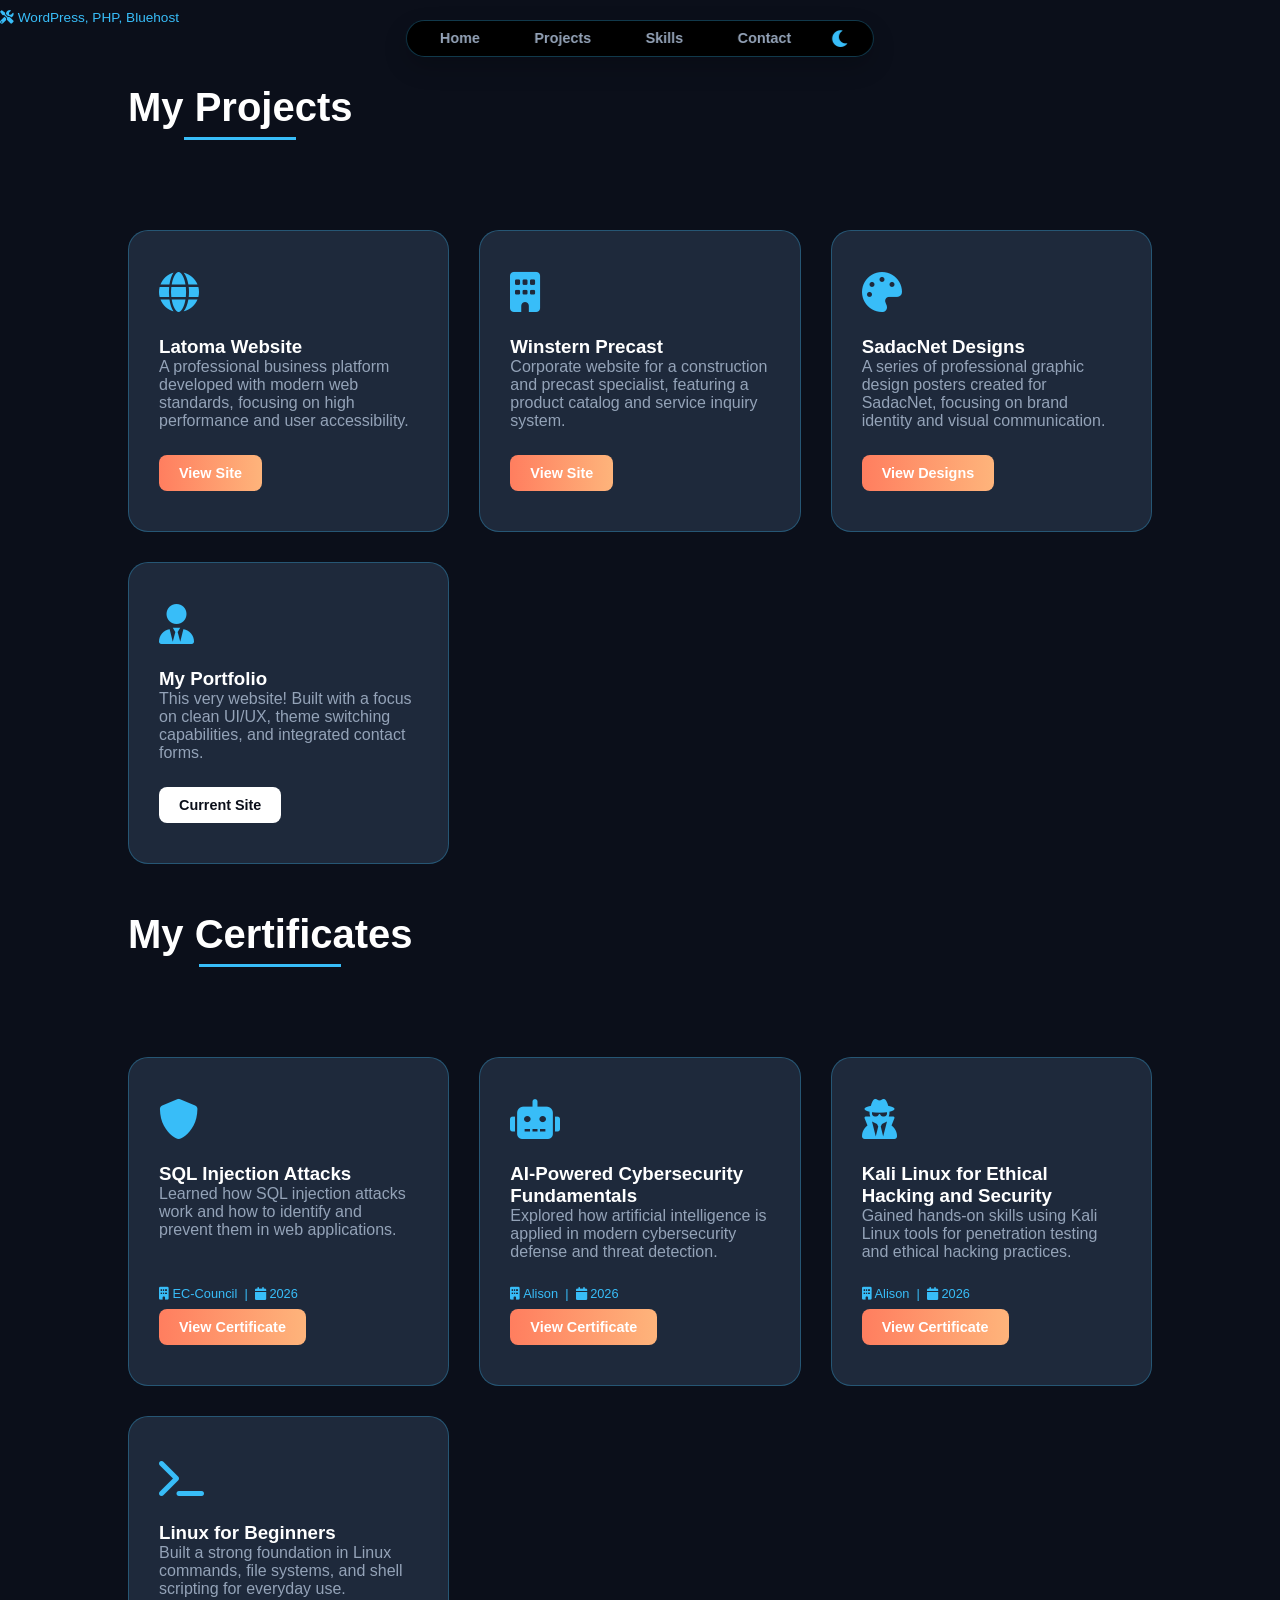
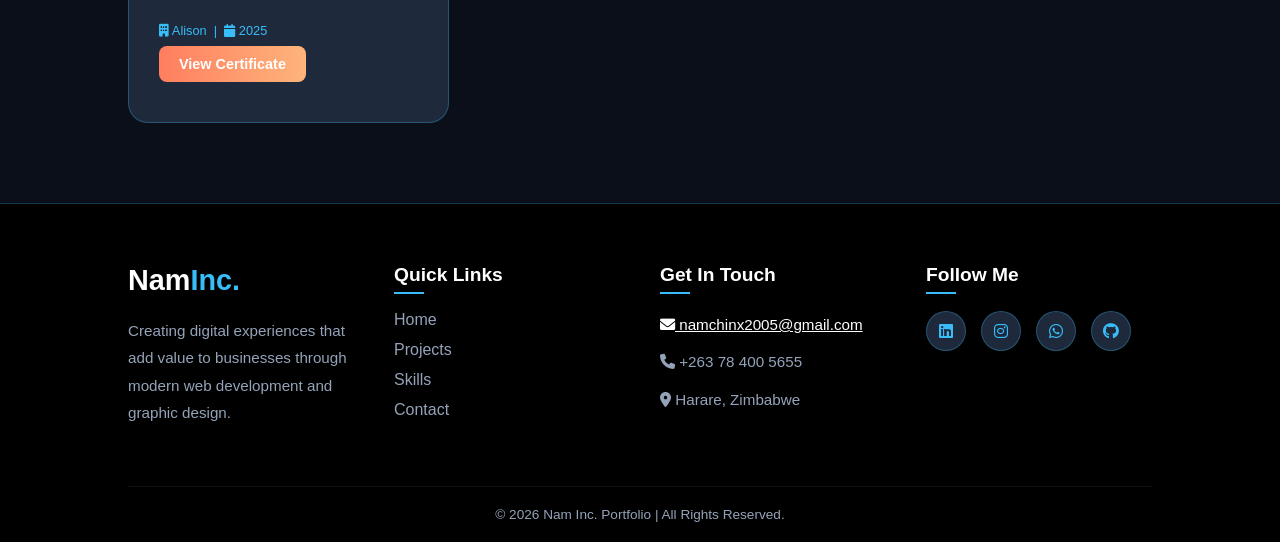
<file: projects.html>
<!DOCTYPE html>
<html lang="en">
<head>
    <meta charset="UTF-8">
    <meta name="viewport" content="width=device-width, initial-scale=1.0">
    <title>Projects | Nam Inc.</title>
    <link rel="stylesheet" href="https://cdnjs.cloudflare.com/ajax/libs/font-awesome/6.0.0/css/all.min.css">
    <link rel="stylesheet" href="style.css">
     <link rel="icon" type="image/png" href="machine-learning-3d-illustration-png.png">
</head>
<body>

        <nav class="capsule-nav">
    <div class="nav-container">
        <button id="hamburger" aria-label="Menu">
            <span></span><span></span><span></span>
        </button>
        <div id="nav-links">
            <a href="index.html" class="nav-item">Home</a>
            <a href="projects.html" class="nav-item">Projects</a>
            <a href="skills.html" class="nav-item">Skills</a>
            <a href="contact.html" class="nav-item">Contact</a>
        </div>
        <button id="theme-toggle" class="theme-btn">
            <i class="fas fa-moon"></i>
        </button>
    </div>
</nav>
<p style="margin-top: 10px; font-size: 0.85rem; color: var(--accent-color);">
    <i class="fas fa-tools"></i> WordPress, PHP, Bluehost
</p>

    <main class="page-container">
        <h2 class="section-title">My Projects</h2>
        
        <div class="projects-grid">
            <div class="service-card">
                <div class="service-icon"><i class="fas fa-globe"></i></div>
                <h3>Latoma Website</h3>
                <p>A professional business platform developed with modern web standards, focusing on high performance and user accessibility.</p>
                <div class="project-footer">
                    <a href="https://www.latomaelectric.co.zw/" target="_blank" class="btn-gradient">View Site</a>
                </div>
            </div>

            <div class="service-card">
                <div class="service-icon"><i class="fas fa-building"></i></div>
                <h3>Winstern Precast</h3>
                <p>Corporate website for a construction and precast specialist, featuring a product catalog and service inquiry system.</p>
                <div class="project-footer">
                    <a href="https://www.winstenprecast.co.zw/" target="_blank" class="btn-gradient">View Site</a>
                </div>
            </div>

            <div class="service-card">
    <div class="service-icon"><i class="fas fa-palette"></i></div>
    <h3>SadacNet Designs</h3>
    <p>A series of professional graphic design posters created for SadacNet, focusing on brand identity and visual communication.</p>
    <div class="project-footer">
        <a href="https://www.instagram.com/sadacnet_zimbabwe/" target="_blank" class="btn-gradient">View Designs</a>
    </div>


            </div>

            <div class="service-card">
                <div class="service-icon"><i class="fas fa-user-tie"></i></div>
                <h3>My Portfolio</h3>
                <p>This very website! Built with a focus on clean UI/UX, theme switching capabilities, and integrated contact forms.</p>
                <div class="project-footer">
                    <a href="#" class="btn-outline">Current Site</a>
                </div>
            </div>
        </div>
  <!-- Certificates Section -->
<h2 class="section-title" style="margin-top: 3rem;">My Certificates</h2>

<div class="projects-grid">

    <div class="service-card" style="display:flex; flex-direction:column;">
        <div class="service-icon"><i class="fas fa-shield-alt"></i></div>
        <h3>SQL Injection Attacks</h3>
        <p>Learned how SQL injection attacks work and how to identify and prevent them in web applications.</p>
        <div class="project-footer" style="margin-top:auto; display:flex; flex-direction:column; gap:0.5rem;">
            <span style="font-size: 0.8rem; color: var(--accent-color);">
                <i class="fas fa-building"></i> EC-Council &nbsp;|&nbsp;
                <i class="fas fa-calendar"></i> 2026
            </span>
            <a href="https://learn.eccouncil.org/certificate/f9c4d803-3b36-418a-b430-3f10cc29e0fb?logged=true"  target="_blank" class="btn-gradient" style="align-self: flex-start;">View Certificate</a>
        </div>
    </div>

    <div class="service-card" style="display:flex; flex-direction:column;">
        <div class="service-icon"><i class="fas fa-robot"></i></div>
        <h3>AI-Powered Cybersecurity Fundamentals</h3>
        <p>Explored how artificial intelligence is applied in modern cybersecurity defense and threat detection.</p>
        <div class="project-footer" style="margin-top:auto; display:flex; flex-direction:column; gap:0.5rem;">
            <span style="font-size: 0.8rem; color: var(--accent-color);">
                <i class="fas fa-building"></i> Alison &nbsp;|&nbsp;
                <i class="fas fa-calendar"></i> 2026
            </span>
            <a href="https://alison.com/shop?courseId=7295&score=96"  target="_blank" class="btn-gradient" style="align-self: flex-start;">View Certificate</a>
        </div>
    </div>

    <div class="service-card" style="display:flex; flex-direction:column;">
        <div class="service-icon"><i class="fas fa-user-secret"></i></div>
        <h3>Kali Linux for Ethical Hacking and Security</h3>
        <p>Gained hands-on skills using Kali Linux tools for penetration testing and ethical hacking practices.</p>
        <div class="project-footer" style="margin-top:auto; display:flex; flex-direction:column; gap:0.5rem;">
            <span style="font-size: 0.8rem; color: var(--accent-color);">
                <i class="fas fa-building"></i> Alison &nbsp;|&nbsp;
                <i class="fas fa-calendar"></i> 2026
            </span>
            <a href="https://alison.com/shop?courseId=7828&score=92"  target="_blank" class="btn-gradient" style="align-self: flex-start;">View Certificate</a>
        </div>
    </div>

    <div class="service-card" style="display:flex; flex-direction:column;">
        <div class="service-icon"><i class="fas fa-terminal"></i></div>
        <h3>Linux for Beginners</h3>
        <p>Built a strong foundation in Linux commands, file systems, and shell scripting for everyday use.</p>
        <div class="project-footer" style="margin-top:auto; display:flex; flex-direction:column; gap:0.5rem;">
            <span style="font-size: 0.8rem; color: var(--accent-color);">
                <i class="fas fa-building"></i> Alison &nbsp;|&nbsp;
                <i class="fas fa-calendar"></i> 2025
            </span>
            <a href="https://alison.com/shop?courseId=3573&score=80"  target="_blank" class="btn-gradient" style="align-self: flex-start;">View Certificate</a>
        </div>
    </div>

</div>
    </main>

   <footer class="main-footer">
    <div class="footer-container">
        <div class="footer-col">
            <h3 class="footer-logo">Nam<span>Inc.</span></h3>
            <p>Creating digital experiences that add value to businesses through modern web development and graphic design.</p>
        </div>

        <div class="footer-col">
            <h4>Quick Links</h4>
            <ul>
                <li><a href="index.html">Home</a></li>
                <li><a href="projects.html">Projects</a></li>
                <li><a href="skills.html">Skills</a></li>
                <li><a href="contact.html">Contact</a></li>
            </ul>
        </div>
        

        <div class="footer-col">
            <h4>Get In Touch</h4>
            <p><a href="https://mail.google.com/mail/u/0/#inbox" target="_blank" aria-label="Email">
                <i class="fas fa-envelope"></i> namchinx2005@gmail.com
            </a></p>
            <p><i class="fas fa-phone"></i> +263 78 400 5655</p>
            <p><i class="fas fa-map-marker-alt"></i> Harare, Zimbabwe</p>
        </div>
        

        <div class="footer-col">
            <h4>Follow Me</h4>
            <div class="footer-socials">
                <a href="https://www.linkedin.com/in/nam-chingaira-3a979334a/" target="_blank" aria-label="LinkedIn">
                    <i class="fab fa-linkedin"></i>
                </a>
                <a href="https://www.instagram.com/chao_toi_la/" target="_blank" aria-label="Instagram">
                    <i class="fab fa-instagram"></i>
                </a>
                <a href="https://wa.me/263784005655" target="_blank" aria-label="WhatsApp">
                    <i class="fab fa-whatsapp"></i>
                </a>
                <a href="https://github.com/dashboard" target="_blank" aria-label="GitHub">
                 <i class="fab fa-github"></i>
                </a>
            </div>
        </div>
    </div>

    <div class="footer-bottom">
        <p>&copy; 2026 Nam Inc. Portfolio | All Rights Reserved.</p>
    </div>
</footer>
<script src="script.js"></script>
</body>
</html>
</file>
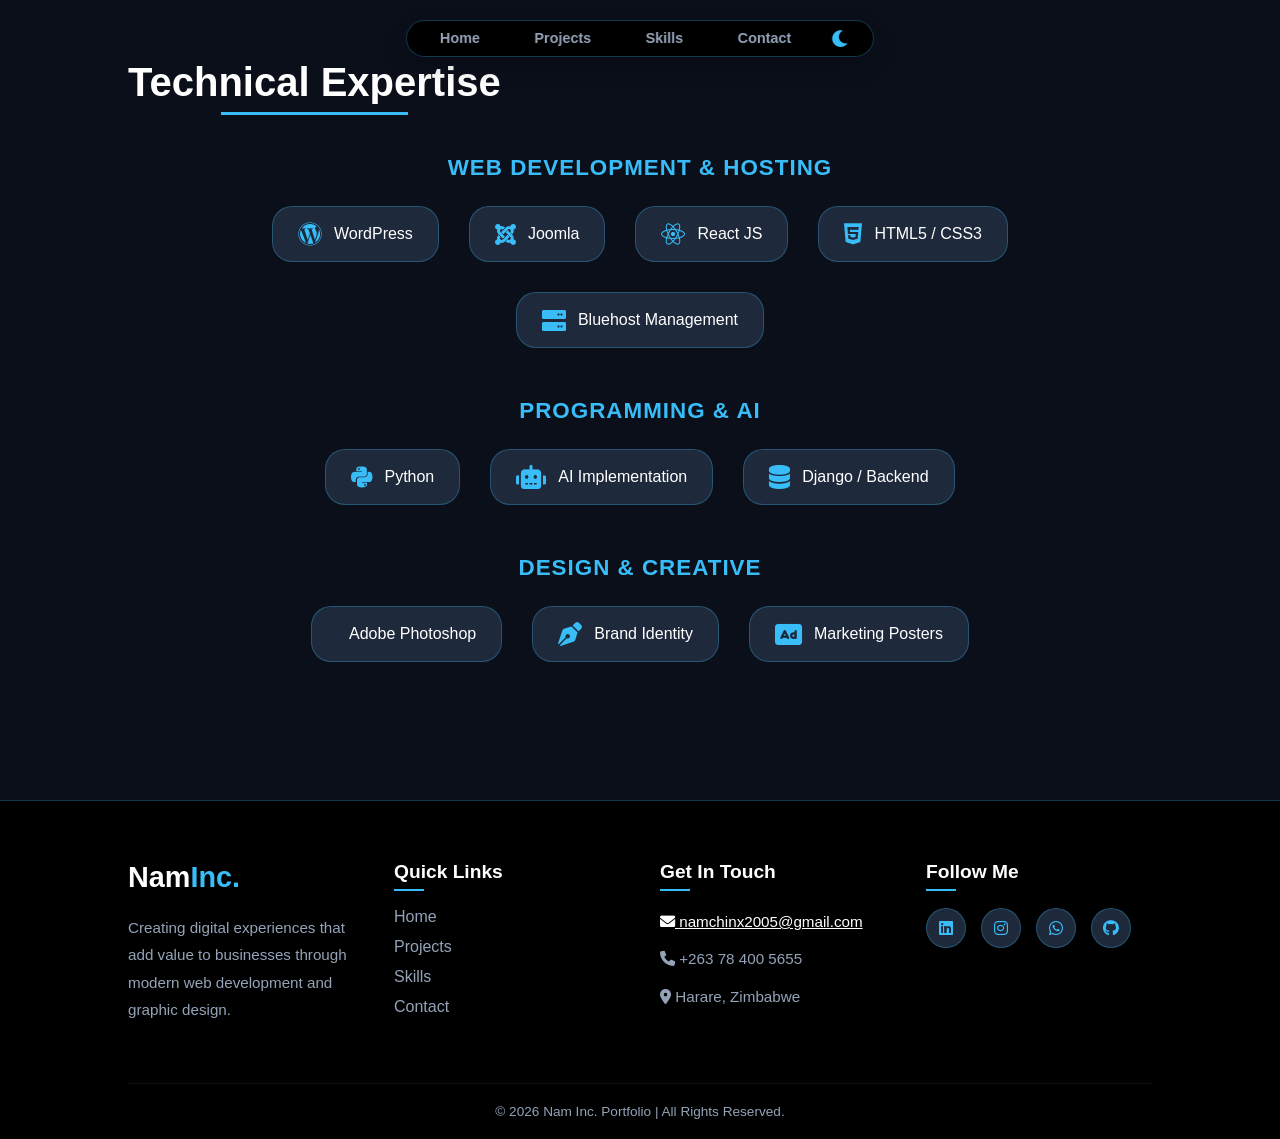
<file: skills.html>
<!DOCTYPE html>
<html lang="en">
<head>
    <meta charset="UTF-8">
    <meta name="viewport" content="width=device-width, initial-scale=1.0">
    <title>Skills</title>
    <link rel="stylesheet" href="https://cdnjs.cloudflare.com/ajax/libs/font-awesome/6.0.0/css/all.min.css">
    <link rel="stylesheet" href="style.css">
    <link rel="icon" type="image/png" href="machine-learning-3d-illustration-png.png"> 
</head>
<body>
  <nav class="capsule-nav">
    <div class="nav-container">
        <button id="hamburger" aria-label="Menu">
            <span></span><span></span><span></span>
        </button>
        <div id="nav-links">
            <a href="index.html" class="nav-item">Home</a>
            <a href="projects.html" class="nav-item">Projects</a>
            <a href="skills.html" class="nav-item">Skills</a>
            <a href="contact.html" class="nav-item">Contact</a>
        </div>
        <button id="theme-toggle" class="theme-btn">
            <i class="fas fa-moon"></i>
        </button>
    </div>
</nav>
    <main class="page-container">
    <h2 class="section-title">Technical Expertise</h2>
    
    <div class="skill-category">
        <h3>Web Development & Hosting</h3>
        <div class="tech-container">
            <div class="tech-badge">
                <i class="fab fa-wordpress"></i>
                <span>WordPress</span>
            </div>
            <div class="tech-badge">
                <i class="fab fa-joomla"></i>
                <span>Joomla</span>
            </div>
            <div class="tech-badge">
                <i class="fab fa-react"></i>
                <span>React JS</span>
            </div>
            <div class="tech-badge">
                <i class="fab fa-html5"></i>
                <span>HTML5 / CSS3</span>
            </div>
            <div class="tech-badge">
                <i class="fas fa-server"></i>
                <span>Bluehost Management</span>
            </div>
        </div>
    </div>

    <div class="skill-category" style="margin-top: 50px;">
        <h3>Programming & AI</h3>
        <div class="tech-container">
            <div class="tech-badge">
                <i class="fab fa-python"></i>
                <span>Python</span>
            </div>
            <div class="tech-badge">
                <i class="fas fa-robot"></i>
                <span>AI Implementation</span>
            </div>
            <div class="tech-badge">
                <i class="fas fa-database"></i>
                <span>Django / Backend</span>
            </div>
        </div>
    </div>

    <div class="skill-category" style="margin-top: 50px;">
        <h3>Design & Creative</h3>
        <div class="tech-container">
            <div class="tech-badge">
                <i class="fab fa-photoshop"></i>
                <span>Adobe Photoshop</span>
            </div>
            <div class="tech-badge">
                <i class="fas fa-pen-nib"></i>
                <span>Brand Identity</span>
            </div>
            <div class="tech-badge">
                <i class="fas fa-ad"></i>
                <span>Marketing Posters</span>
            </div>
        </div>
    </div>
</main>
   <footer class="main-footer">
    <div class="footer-container">
        <div class="footer-col">
            <h3 class="footer-logo">Nam<span>Inc.</span></h3>
            <p>Creating digital experiences that add value to businesses through modern web development and graphic design.</p>
        </div>

        <div class="footer-col">
            <h4>Quick Links</h4>
            <ul>
                <li><a href="index.html">Home</a></li>
                <li><a href="projects.html">Projects</a></li>
                <li><a href="skills.html">Skills</a></li>
                <li><a href="contact.html">Contact</a></li>
            </ul>
        </div>

        <div class="footer-col">
            <h4>Get In Touch</h4>
            <p><a href="https://mail.google.com/mail/u/0/#inbox" target="_blank" aria-label="Email">
                <i class="fas fa-envelope"></i> namchinx2005@gmail.com
            </a></p>
            <p><i class="fas fa-phone"></i> +263 78 400 5655</p>
            <p><i class="fas fa-map-marker-alt"></i> Harare, Zimbabwe</p>
        </div>

        <div class="footer-col">
            <h4>Follow Me</h4>
            <div class="footer-socials">
                <a href="https://www.linkedin.com/in/nam-chingaira-3a979334a/" target="_blank" aria-label="LinkedIn">
                    <i class="fab fa-linkedin"></i>
                </a>
                <a href="https://www.instagram.com/chao_toi_la/" target="_blank" aria-label="Instagram">
                    <i class="fab fa-instagram"></i>
                </a>
                <a href="https://wa.me/263784005655" target="_blank" aria-label="WhatsApp">
                    <i class="fab fa-whatsapp"></i>
                </a>
                <a href="https://github.com/dashboard" target="_blank" aria-label="GitHub">
                 <i class="fab fa-github"></i>
                </a>
            </div>
        </div>
    </div>

    <div class="footer-bottom">
        <p>&copy; 2026 Nam Inc. Portfolio | All Rights Reserved.</p>
    </div>
</footer>

<script src="script.js"></script>
</body>
</html>
</file>
<file: style.css>
/* ============================================
   1. THEME VARIABLES
   ============================================ */
:root {
    --bg-color: #0b0f1a;
    --nav-bg: #000000;
    --text-main: #ffffff;
    --text-dim: #94a3b8;
    --accent-color: #38bdf8;
    --card-bg: #1e293b;
    --nav-border: rgba(56, 189, 248, 0.3);
    --transition-speed: 0.3s;
    --nav-height: 56px;
}

body.light-mode {
    --bg-color: #f8fafc;
    --nav-bg: #ffffff;
    --text-main: #0f172a;
    --text-dim: #475569;
    --accent-color: #0284c7;
    --card-bg: #ffffff;
    --nav-border: rgba(2, 132, 199, 0.2);
}

/* ============================================
   2. GLOBAL RESET
   ============================================ */
* {
    margin: 0;
    padding: 0;
    box-sizing: border-box;
    font-family: 'Segoe UI', Tahoma, Geneva, Verdana, sans-serif;
}

body {
    background-color: var(--bg-color);
    color: var(--text-main);
    transition: background-color var(--transition-speed), color var(--transition-speed);
    overflow-x: hidden;
}

h1, h2, h3, p, span, a {
    color: var(--text-main);
}

/* ============================================
   3. CAPSULE NAVIGATION
   ============================================ */
.capsule-nav {
    position: fixed;
    top: 20px;
    left: 50%;
    transform: translateX(-50%);
    z-index: 1000;
}

.nav-container {
    display: flex;
    background-color: var(--nav-bg);
    padding: 8px;
    border-radius: 50px;
    border: 1px solid var(--nav-border);
    box-shadow: 0 10px 25px rgba(0, 0, 0, 0.2);
    backdrop-filter: blur(10px);
    transition: background-color var(--transition-speed), border var(--transition-speed);
}

.nav-item {
    text-decoration: none;
    color: var(--text-dim) !important;
    padding: 10px 25px;
    font-size: 0.9rem;
    font-weight: 600;
    border-radius: 40px;
    transition: all var(--transition-speed);
}

.nav-item:hover {
    color: var(--accent-color) !important;
}

.nav-item.active {
    background: linear-gradient(90deg, #38bdf8, #818cf8);
    color: #ffffff !important;
    box-shadow: 0 4px 15px rgba(56, 189, 248, 0.4);
}

.theme-btn {
    background: none;
    border: none;
    color: var(--accent-color);
    font-size: 1.2rem;
    cursor: pointer;
    padding: 0 15px;
    display: flex;
    align-items: center;
    transition: transform 0.2s;
}

/* ============================================
   4. HERO SECTION
   ============================================ */
.hero {
    display: flex;
    justify-content: space-between;
    align-items: center;
    min-height: auto;
    padding: 60px 10% 60px 10%;
    gap: 40px;
}

.intro-text { font-size: 1.8rem; font-weight: 500; }
.name { font-weight: 700; color: var(--text-main); }
.job-title { font-size: 3.5rem; color: var(--accent-color); margin: 15px 0; }
.hero-description { color: var(--text-dim); line-height: 1.7; max-width: 550px; margin-bottom: 35px; }

.hero-btns { display: flex; gap: 20px; margin-bottom: 40px; }

.btn-gradient {
    background: linear-gradient(90deg, #ff7e5f, #feb47b);
    color: white !important;
    padding: 14px 28px;
    border-radius: 8px;
    text-decoration: none;
    font-weight: 600;
}

.btn-outline {
    background: var(--text-main);
    color: var(--bg-color) !important;
    padding: 14px 28px;
    border-radius: 8px;
    text-decoration: none;
    font-weight: 600;
}

.social-links a { color: var(--text-dim); font-size: 1.3rem; transition: 0.3s; }
.social-links a:hover { color: var(--accent-color); }

.profile-img {
    width: 380px;
    height: 380px;
    border-radius: 50%;
    object-fit: cover;
    border: 8px solid var(--nav-border);
}

/* ============================================
   5. SERVICES & TECH SECTIONS
   ============================================ */
.services, .technologies {
    padding: 80px 10%;
    text-align: center;
}

.section-title {
    font-size: 2.5rem;
    margin-bottom: 50px;
    position: relative;
    display: inline-block;
}

.section-title::after {
    content: '';
    width: 50%;
    height: 3px;
    background: var(--accent-color);
    position: absolute;
    bottom: -10px;
    left: 25%;
}

.services-container, .tech-container {
    display: flex;
    justify-content: center;
    gap: 30px;
    flex-wrap: wrap;
}

.service-card, .tech-badge {
    background-color: var(--card-bg);
    border-radius: 20px;
    border: 1px solid var(--nav-border);
    transition: all 0.3s ease;
}

.service-card {
    padding: 40px 30px;
    flex: 1;
    min-width: 300px;
    max-width: 500px;
    display: flex;
    flex-direction: column;
}

.service-card p { color: var(--text-dim); }
.service-icon { font-size: 2.5rem; color: var(--accent-color); margin-bottom: 20px; }

.tech-badge {
    padding: 15px 25px;
    display: flex;
    align-items: center;
    gap: 12px;
}

.tech-badge i { font-size: 1.5rem; color: var(--accent-color); }

/* ============================================
   6. PROJECTS GRID
   ============================================ */
.projects-grid {
    display: grid;
    grid-template-columns: repeat(auto-fit, minmax(320px, 1fr));
    gap: 30px;
    margin-top: 50px;
}

.project-footer {
    margin-top: auto;
    padding-top: 25px;
    display: flex;
    justify-content: flex-start;
}

.badge {
    background: var(--accent-color);
    color: white;
    padding: 5px 15px;
    border-radius: 20px;
    font-size: 0.8rem;
    font-weight: 600;
}

.project-footer .btn-gradient,
.project-footer .btn-outline {
    padding: 10px 20px;
    font-size: 0.9rem;
}

/* ============================================
   7. SKILLS SECTION
   ============================================ */
.skill-category h3 {
    color: var(--accent-color);
    margin-bottom: 25px;
    font-size: 1.4rem;
    text-align: center;
    text-transform: uppercase;
    letter-spacing: 1px;
}

.tech-container {
    justify-content: center;
    max-width: 1000px;
    margin: 0 auto;
}

/* ============================================
   8. ABOUT SECTION
   ============================================ */
.about-section {
    padding: 80px 10%;
    background-color: var(--card-bg);
}

.about-container {
    display: flex;
    gap: 60px;
    align-items: center;
    flex-wrap: wrap;
}

.about-text {
    flex: 1;
    min-width: 280px;
}

.about-text p {
    color: var(--text-dim);
    line-height: 1.8;
}

/* ============================================
   9. COUNTERS
   ============================================ */
.counters-container {
    display: flex;
    gap: 30px;
    flex-wrap: wrap;
    justify-content: center;
}

.counter-card {
    background: var(--bg-color);
    border: 1px solid var(--nav-border);
    border-radius: 16px;
    padding: 30px 40px;
    text-align: center;
    min-width: 140px;
}

.counter {
    font-size: 2.8rem;
    font-weight: 700;
    color: var(--accent-color);
    display: block;
}

.counter-card p {
    color: var(--text-dim);
    font-size: 0.9rem;
    margin-top: 8px;
}

/* ============================================
   10. CONTACT FORM
   ============================================ */
#contact-form input,
#contact-form textarea {
    color: var(--text-main) !important;
    background-color: var(--bg-color);
    border: 1px solid var(--nav-border);
    padding: 15px;
    font-size: 1rem;
    outline: none;
    transition: border-color 0.3s ease;
}

#contact-form input:focus,
#contact-form textarea:focus {
    border-color: var(--accent-color);
    box-shadow: 0 0 10px rgba(56, 189, 248, 0.1);
}

#contact-form input::placeholder,
#contact-form textarea::placeholder {
    color: var(--text-dim);
    opacity: 0.7;
}

/* ============================================
   11. PAGE CONTAINER (inner pages)
   ============================================ */
.page-container {
    padding-top: 60px;
    min-height: 80vh;
    padding-inline: 10%;
}

/* ============================================
   12. FOOTER
   ============================================ */
.main-footer {
    background-color: var(--nav-bg);
    padding: 60px 10% 20px 10%;
    margin-top: 80px;
    border-top: 1px solid var(--nav-border);
    transition: background-color var(--transition-speed);
}

.footer-container {
    display: flex;
    justify-content: space-between;
    flex-wrap: wrap;
    gap: 40px;
}

.footer-col {
    flex: 1;
    min-width: 200px;
}

.footer-logo {
    font-size: 1.8rem;
    margin-bottom: 20px;
}

.footer-logo span {
    color: var(--accent-color);
}

.footer-col h4 {
    color: var(--text-main);
    margin-bottom: 25px;
    font-size: 1.2rem;
    position: relative;
}

.footer-col h4::after {
    content: '';
    width: 30px;
    height: 2px;
    background: var(--accent-color);
    position: absolute;
    bottom: -8px;
    left: 0;
}

.footer-col p {
    color: var(--text-dim);
    line-height: 1.8;
    margin-bottom: 10px;
    font-size: 0.95rem;
}

.footer-col ul { list-style: none; }
.footer-col ul li { margin-bottom: 12px; }

.footer-col ul li a {
    text-decoration: none;
    color: var(--text-dim);
    transition: var(--transition-speed);
}

.footer-col ul li a:hover {
    color: var(--accent-color);
    padding-left: 5px;
}

.footer-socials {
    display: flex;
    gap: 15px;
    margin-top: 10px;
}

.footer-socials a {
    width: 40px;
    height: 40px;
    background: var(--card-bg);
    display: flex;
    align-items: center;
    justify-content: center;
    border-radius: 50%;
    color: var(--accent-color);
    text-decoration: none;
    transition: var(--transition-speed);
    border: 1px solid var(--nav-border);
}

.footer-socials a:hover {
    background: var(--accent-color);
    color: white;
    transform: translateY(-5px);
}

.footer-bottom {
    text-align: center;
    margin-top: 50px;
    padding-top: 20px;
    border-top: 1px solid rgba(148, 163, 184, 0.1);
}

.footer-bottom p {
    font-size: 0.85rem;
    color: var(--text-dim);
}

/* ============================================
   13. HAMBURGER MENU
   ============================================ */
#hamburger {
    display: none;
    background: none;
    border: none;
    cursor: pointer;
    flex-direction: column;
    gap: 5px;
    padding: 4px;
}

#hamburger span {
    display: block;
    width: 22px;
    height: 2px;
    background: var(--text-main);
    border-radius: 2px;
    transition: 0.3s;
}

/* ============================================
   14. TABLET (max-width: 900px)
   ============================================ */
@media (max-width: 900px) {
    .hero {
        flex-direction: column-reverse;
        text-align: center;
        padding-top: 80px;
    }

    .hero-btns, .social-links {
        justify-content: center;
    }

    .hero-description {
        margin: 0 auto 30px auto;
    }

    .footer-container {
        flex-direction: column;
        text-align: center;
    }

    .footer-col h4::after {
        left: 50%;
        transform: translateX(-50%);
    }

    .footer-socials {
        justify-content: center;
    }
}

/* ============================================
   15. MOBILE (max-width: 700px)
   ============================================ */
@media (max-width: 700px) {

    body {
        padding-top: var(--nav-height) !important;
    }

    .capsule-nav {
        top: 0 !important;
        left: 0 !important;
        right: 0 !important;
        transform: none !important;
        width: 100% !important;
    }

    .nav-container {
        border-radius: 0 !important;
        border-left: none;
        border-right: none;
        border-top: none;
        padding: 10px 16px;
        flex-wrap: wrap;
        justify-content: space-between;
        position: relative;
    }

    /* THE KEY FIX — override the 100vh and all padding from desktop + tablet */
    .hero {
        min-height: 0 !important;
        height: auto !important;
        padding-top: 24px !important;
        padding-bottom: 40px !important;
        padding-left: 5% !important;
        padding-right: 5% !important;
        flex-direction: column-reverse !important;
        text-align: center !important;
        gap: 24px !important;
    }

    .hero-btns, .social-links {
        justify-content: center;
    }

    .hero-description {
        margin: 0 auto 20px auto;
    }

    .profile-img {
        width: 200px;
        height: 200px;
    }

    .job-title {
        font-size: 2.4rem;
    }

    .intro-text {
        font-size: 1.3rem;
    }

    .page-container {
        padding-top: 24px !important;
    }

    #hamburger {
        display: flex !important;
    }

    #nav-links {
        display: none;
        position: absolute;
        top: 100%;
        left: 0;
        width: 100%;
        background: var(--nav-bg);
        flex-direction: column;
        padding: 12px 16px;
        border-bottom: 1px solid var(--nav-border);
        gap: 4px;
    }

    #nav-links.open {
        display: flex !important;
    }

    .nav-item {
        padding: 10px 12px;
        border-radius: 8px;
    }

    .theme-btn {
        padding: 0 8px;
    }
}
</file>
